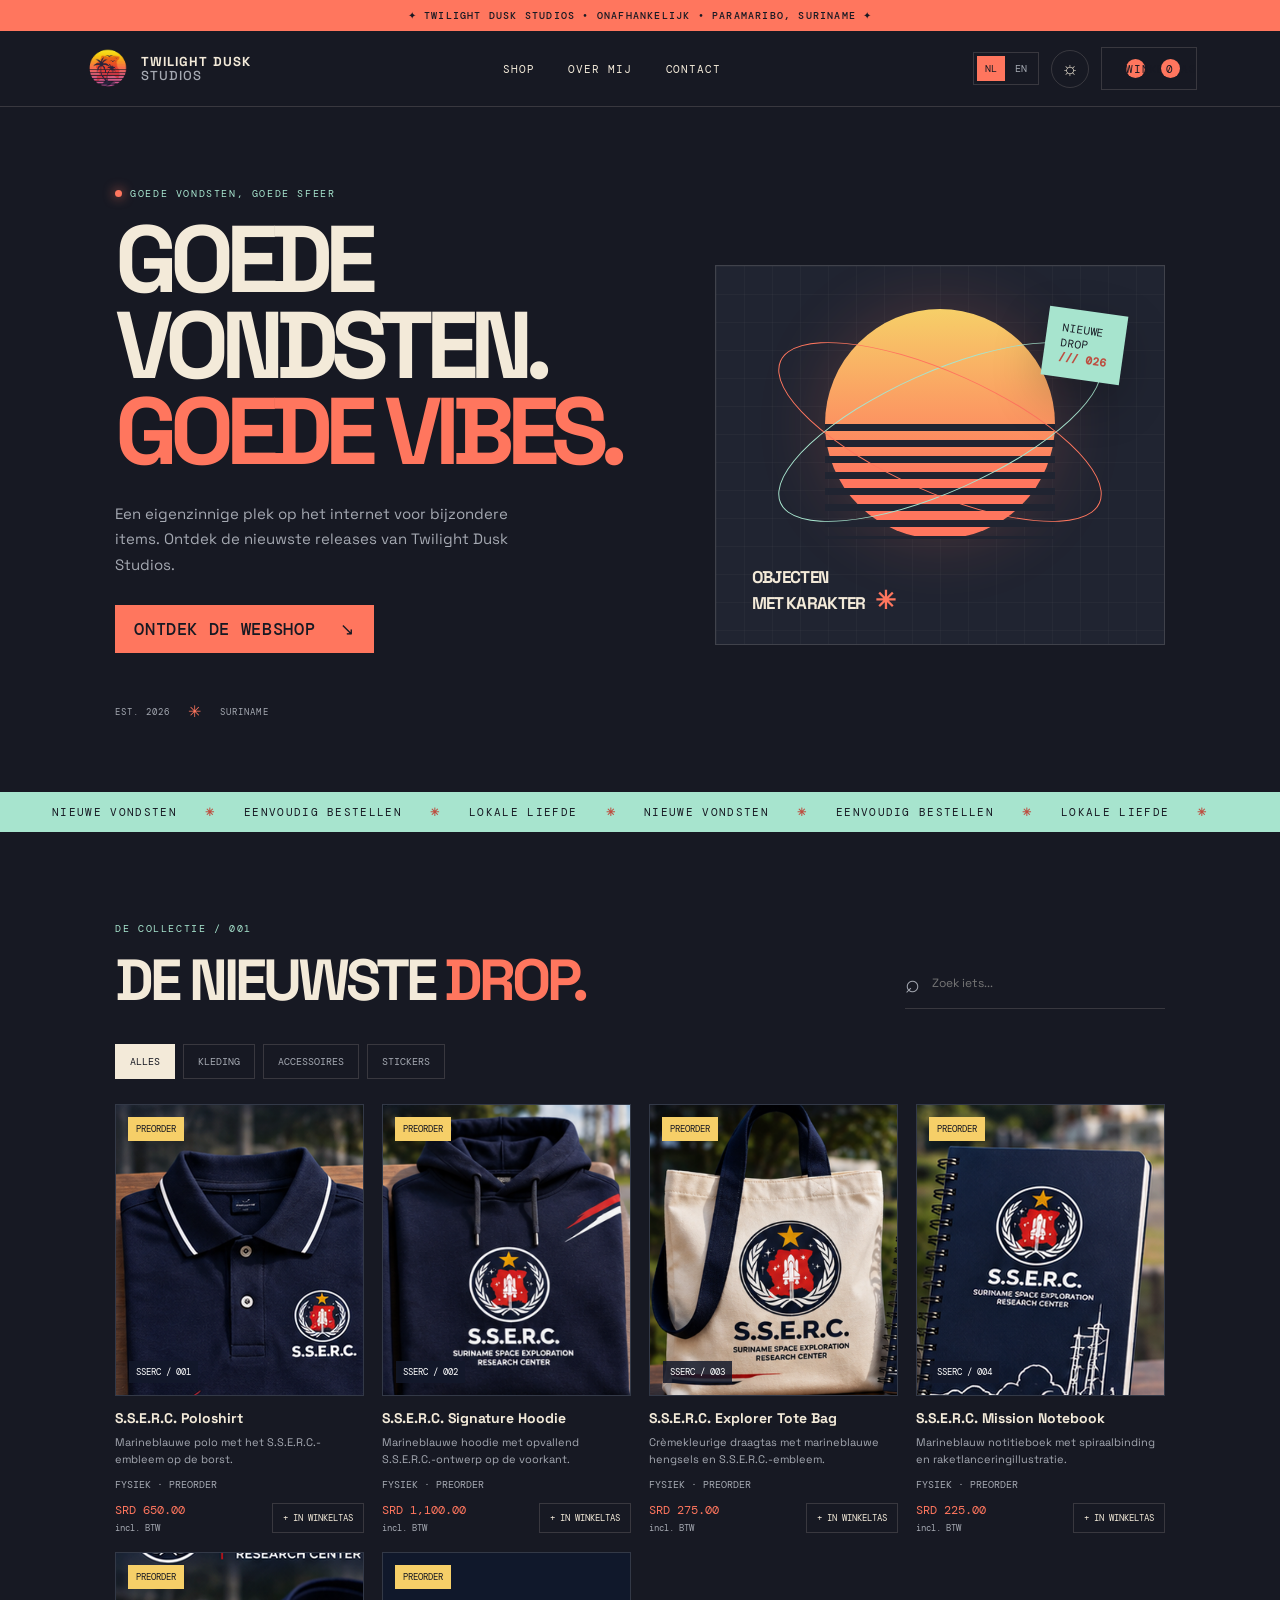
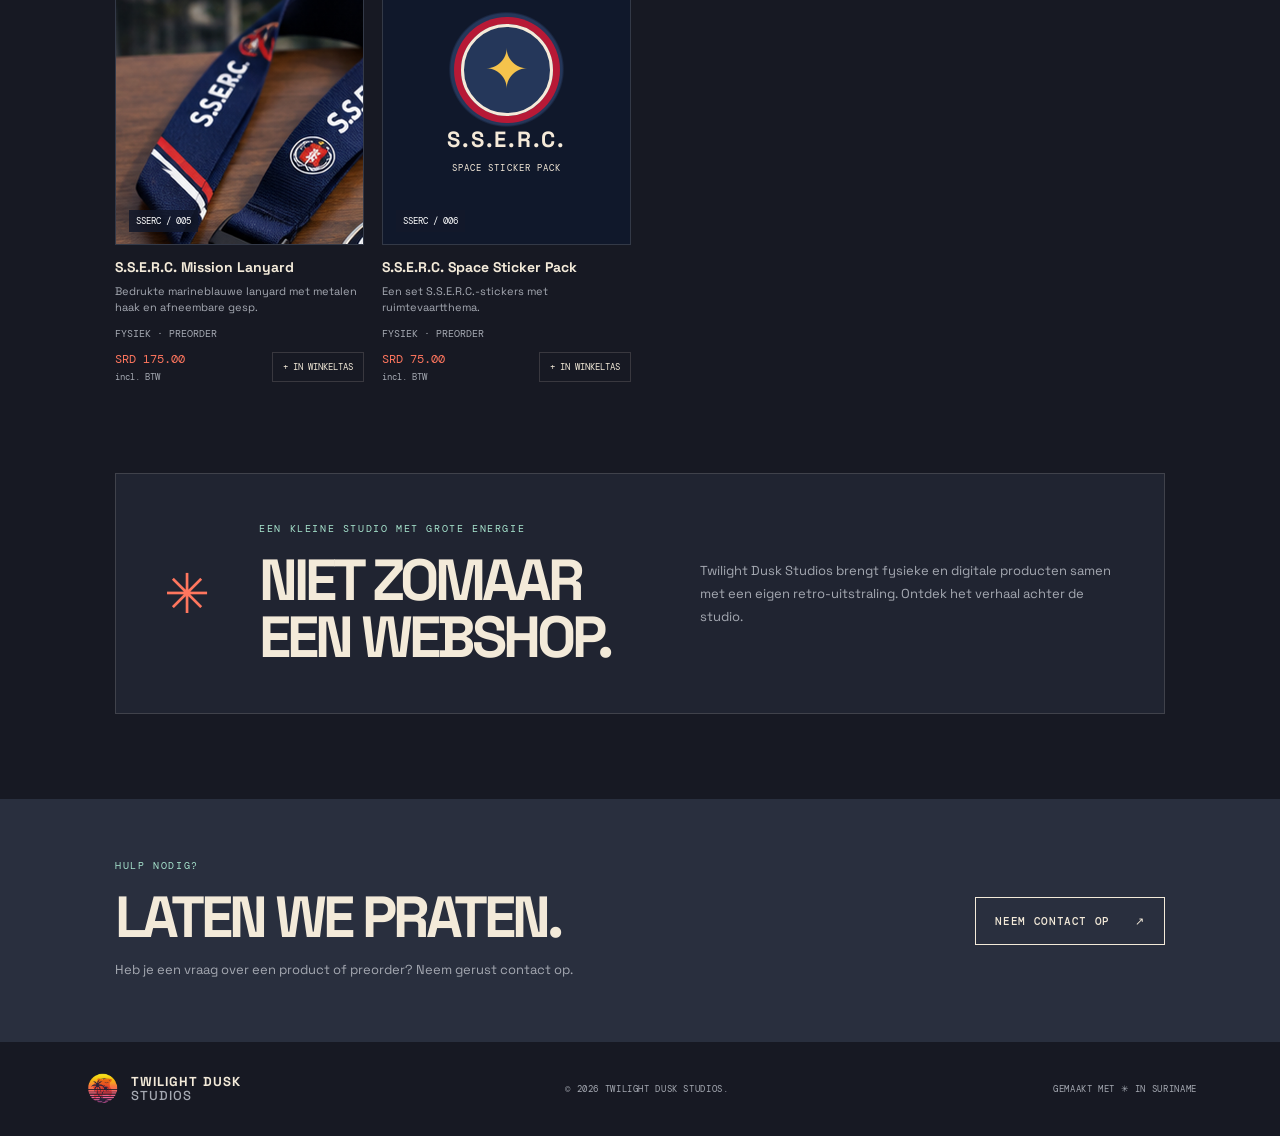
<file: index.html>
<!doctype html>
<html lang="nl" data-language="nl">
<head>
  <meta charset="utf-8">
  <meta name="viewport" content="width=device-width, initial-scale=1">
  <meta name="theme-color" content="#171923">
  <meta name="description" content="Twilight Dusk Studios — onafhankelijke retro-geïnspireerde webshop.">
  <title>Twilight Dusk Studios — Webshop</title>
  <link rel="icon" type="image/png" href="store-logo.png">
  <link rel="stylesheet" href="styles.css">
</head>
<body>
  <div class="announcement" data-i18n="announcement">✦ TWILIGHT DUSK STUDIOS • ONAFHANKELIJK • PARAMARIBO, SURINAME ✦</div>
  <header class="site-header">
    <a class="brand" href="index.html" aria-label="Twilight Dusk Studios home"><img class="brand-logo" src="store-logo.png" alt="Twilight Dusk Studios logo"><span class="brand-name">TWILIGHT DUSK<br><span class="brand-muted">STUDIOS</span></span></a>
    <nav class="desktop-nav" aria-label="Hoofdnavigatie">
      <a href="#shop" data-i18n="navShop">SHOP</a><a href="about.html" data-i18n="navAbout">OVER MIJ</a><a href="#contact" data-i18n="navContact">CONTACT</a>
    </nav>
    <div class="header-actions">
      <div class="language-switch" aria-label="Taal kiezen"><button type="button" class="language-button active" data-lang="nl">NL</button><button type="button" class="language-button" data-lang="en">EN</button></div>
      <button class="icon-button" id="themeToggle" aria-label="Wissel licht en donker thema" title="Wissel thema">☼</button>
      <button class="cart-button" id="openCart"><span data-i18n="bag">WINKELTAS</span> <span id="cartCount">0</span></button>
    </div>
  </header>

  <main>
    <section class="hero">
      <div class="hero-copy">
        <p class="eyebrow"><span class="live-dot"></span><span data-i18n="eyebrow">GOEDE VONDSTEN, GOEDE SFEER</span></p>
        <h1 data-i18n="heroTitle">GOEDE VONDSTEN.<br><span>GOEDE VIBES.</span></h1>
        <p class="hero-description" data-i18n="heroDescription">Een eigenzinnige plek op het internet voor bijzondere items. Ontdek de nieuwste releases van Twilight Dusk Studios.</p>
        <a class="primary-button" href="#shop"><span data-i18n="explore">ONTDEK DE WEBSHOP</span> <span>↘</span></a>
        <div class="hero-meta"><span>EST. 2026</span><span>✳</span><span>SURINAME</span></div>
      </div>
      <div class="hero-art" aria-label="Retro decoratieve afbeelding">
        <div class="sun"></div><div class="orbit orbit-one"></div><div class="orbit orbit-two"></div>
        <div class="hero-sticker" data-i18n="newDrop">NIEUWE<br>DROP<br><b>/// 026</b></div>
        <div class="hero-art-caption" data-i18n="artCaption">OBJECTEN<br>MET KARAKTER<span>✳</span></div>
      </div>
    </section>

    <section class="ticker" aria-label="Webshop kenmerken"><div data-i18n="ticker">NIEUWE VONDSTEN <b>✳</b> EENVOUDIG BESTELLEN <b>✳</b> LOKALE LIEFDE <b>✳</b> NIEUWE VONDSTEN <b>✳</b> EENVOUDIG BESTELLEN <b>✳</b> LOKALE LIEFDE <b>✳</b></div></section>

    <section class="shop-section" id="shop">
      <div class="section-heading">
        <div><p class="eyebrow" data-i18n="collection">DE COLLECTIE / 001</p><h2 data-i18n="latest">DE NIEUWSTE <span>DROP.</span></h2></div>
        <label class="search-box"><span>⌕</span><input id="searchInput" type="search" placeholder="Zoek iets..." aria-label="Zoek producten" data-i18n-placeholder="searchPlaceholder"></label>
      </div>
      <div class="category-row" id="categories">
        <button class="category active" data-category="All" data-i18n="catAll">ALLES</button>
        <button class="category" data-category="Apparel" data-i18n="catApparel">KLEDING</button>
        <button class="category" data-category="Accessories" data-i18n="catAccessories">ACCESSOIRES</button>
        <button class="category" data-category="Stickers" data-i18n="catStickers">STICKERS</button>
      </div>
      <div class="product-grid" id="productGrid" aria-live="polite"></div>
    </section>

    <section class="about-strip">
      <div class="about-symbol">✳</div><div><p class="eyebrow" data-i18n="aboutEyebrow">EEN KLEINE STUDIO MET GROTE ENERGIE</p><h2 data-i18n="aboutTitle">NIET ZOMAAR<br>EEN WEBSHOP.</h2></div>
      <p data-i18n="aboutBlurb">Twilight Dusk Studios brengt fysieke en digitale producten samen met een eigen retro-uitstraling. Ontdek het verhaal achter de studio.</p>
    </section>

    <section class="contact-strip" id="contact">
      <div><p class="eyebrow" data-i18n="needHelp">HULP NODIG?</p><h2 data-i18n="letsTalk">LATEN WE PRATEN.</h2><p data-i18n="contactBlurb">Heb je een vraag over een product of preorder? Neem gerust contact op.</p></div>
      <a class="outline-button" id="contactLink" href="#"><span data-i18n="contactStore">NEEM CONTACT OP</span> ↗</a>
    </section>
  </main>

  <footer><a class="brand footer-brand" href="index.html"><img class="brand-logo" src="store-logo.png" alt=""><span class="brand-name">TWILIGHT DUSK<br><span class="brand-muted">STUDIOS</span></span></a><span>© <span id="year"></span> TWILIGHT DUSK STUDIOS.</span><span data-i18n="madeIn">GEMAAKT MET ✳ IN SURINAME</span></footer>

  <div class="drawer-backdrop" id="drawerBackdrop"></div>
  <aside class="cart-drawer" id="cartDrawer" aria-label="Winkelmand" aria-hidden="true">
    <div class="drawer-head"><div><p class="eyebrow" data-i18n="yourSelection">JOUW SELECTIE</p><h2><span data-i18n="yourBag">JOUW WINKELTAS</span> <span id="drawerCount">(0)</span></h2></div><button class="close-button" id="closeCart" aria-label="Sluiten">×</button></div>
    <div class="cart-items" id="cartItems"><p class="empty-cart" data-i18n="emptyCart">Je winkelmand wacht op iets leuks.</p></div>
    <div class="cart-footer">
      <div class="subtotal"><span data-i18n="subtotal">TOTAAL (INCL. BTW)</span><strong id="cartSubtotal">SRD 0.00</strong></div>
      <div class="tax-line"><span data-i18n="vatIncluded">Waarvan 10% BTW</span><strong id="cartVat">SRD 0.00</strong></div>
      <p class="fine-print" data-i18n="deliveryNote">Eventuele bezorgkosten worden vóór betaling met je bevestigd.</p>
      <button class="primary-button checkout-button" id="checkoutButton"><span data-i18n="continueCheckout">DOORGAAN NAAR AFREKENEN</span> <span>↗</span></button>
    </div>
  </aside>

  <dialog id="checkoutDialog" class="checkout-dialog">
    <form method="dialog" class="dialog-top"><div><p class="eyebrow" data-i18n="almostThere">BIJNA KLAAR</p><h2 data-i18n="checkout">AFREKENEN.</h2></div><button class="close-button" aria-label="Sluiten">×</button></form>
    <form id="checkoutForm" class="checkout-form">
      <label><span data-i18n="fullName">VOLLEDIGE NAAM</span><input name="name" required autocomplete="name" placeholder="Je naam"></label>
      <label><span data-i18n="phone">TELEFOON / WHATSAPP</span><input name="phone" required autocomplete="tel" placeholder="+597 ..."></label>
      <label><span data-i18n="email">E-MAIL</span> <span class="optional" data-i18n="optional">(OPTIONEEL)</span><input name="email" type="email" autocomplete="email" placeholder="jij@example.com"></label>
      <label><span data-i18n="deliveryDetails">BEZORGING / DIGITALE LEVERING</span><textarea name="notes" rows="2" placeholder="Adres, ophaalgegevens of e-mailadres voor digitale levering" data-i18n-placeholder="deliveryPlaceholder"></textarea></label>
      <section class="bank-instructions">
        <p class="eyebrow" data-i18n="bankTransfer">BETALING / BANKOVERSCHRIJVING</p>
        <p id="bankInstructionsText">Bankgegevens worden hier getoond.</p>
        <p class="fine-print" data-i18n="bankNote">Maak het exacte orderbedrag over. Je preorder is pas bevestigd nadat de betaling is gecontroleerd.</p>
      </section>
      <label class="upload-label"><span data-i18n="uploadProof">BEWIJS VAN OVERBOEKING UPLOADEN</span> <span class="optional" data-i18n="fileRequired">VERPLICHT · JPG, PNG OF PDF</span>
        <input id="paymentProof" name="paymentProof" type="file" accept="image/jpeg,image/png,application/pdf" required>
        <span class="upload-help" data-i18n="uploadHelp">Kies een duidelijke screenshot, foto of PDF-bon. Maximaal 8 MB.</span>
      </label>
      <p class="file-status" id="fileStatus" aria-live="polite" data-i18n="noFile">Nog geen bewijs geselecteerd.</p>
      <div class="checkout-total"><span data-i18n="orderTotal">TOTAAL PREORDER (INCL. BTW)</span><strong id="checkoutTotal">SRD 0.00</strong></div>
      <div class="tax-line"><span data-i18n="vatIncluded">Waarvan 10% BTW</span><strong id="checkoutVat">SRD 0.00</strong></div>
      <button class="primary-button checkout-button" type="submit"><span data-i18n="continueWhatsapp">VERDER NAAR WHATSAPP</span> <span>↗</span></button>
      <p class="fine-print" data-i18n="whatsappAttach">Nadat WhatsApp opent, voeg je het bewijsbestand handmatig toe aan het gesprek en verstuur je het bericht. Het bestand wordt niet automatisch geüpload of bijgevoegd.</p>
      <p class="form-error" id="formError" role="alert"></p>
    </form>
  </dialog>

  <script src="config.js"></script>
  <script src="app.js"></script>
</body>
</html>
</file>
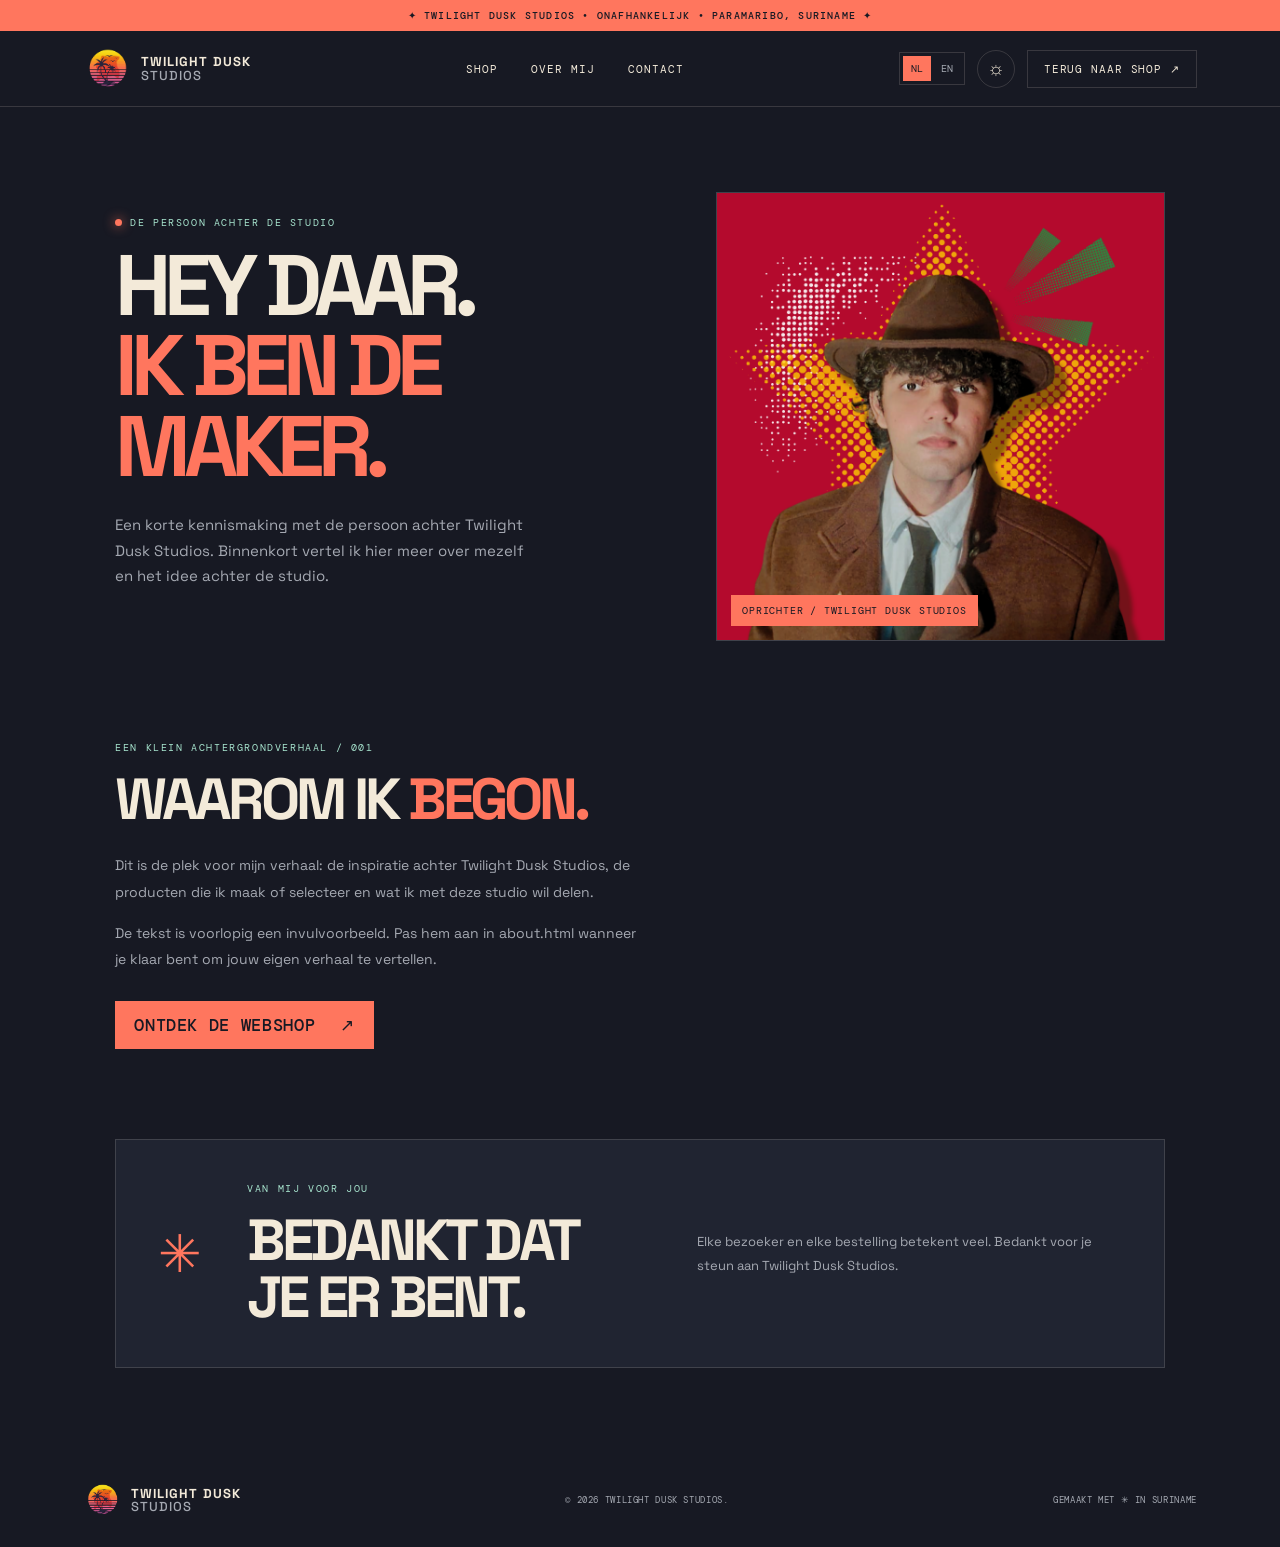
<file: about.html>
<!doctype html>
<html lang="nl" data-language="nl">
<head>
  <meta charset="utf-8"><meta name="viewport" content="width=device-width, initial-scale=1">
  <meta name="theme-color" content="#171923">
  <meta name="description" content="Over Twilight Dusk Studios en de persoon achter de studio.">
  <title>Over mij — Twilight Dusk Studios</title>
  <link rel="icon" type="image/png" href="store-logo.png"><link rel="stylesheet" href="styles.css">
</head>
<body>
  <div class="announcement" data-i18n="announcement">✦ TWILIGHT DUSK STUDIOS • ONAFHANKELIJK • PARAMARIBO, SURINAME ✦</div>
  <header class="site-header">
    <a class="brand" href="index.html"><img class="brand-logo" src="store-logo.png" alt="Twilight Dusk Studios logo"><span class="brand-name">TWILIGHT DUSK<br><span class="brand-muted">STUDIOS</span></span></a>
    <nav class="desktop-nav"><a href="index.html#shop" data-i18n="navShop">SHOP</a><a href="about.html" aria-current="page" data-i18n="navAbout">OVER MIJ</a><a href="index.html#contact" data-i18n="navContact">CONTACT</a></nav>
    <div class="header-actions"><div class="language-switch"><button class="language-button active" data-lang="nl">NL</button><button class="language-button" data-lang="en">EN</button></div><button class="icon-button" id="themeToggle" aria-label="Wissel thema">☼</button><a class="cart-button" href="index.html#shop" data-i18n="backShop">TERUG NAAR SHOP ↗</a></div>
  </header>
  <main class="about-page">
    <section class="about-hero">
      <div><p class="eyebrow"><span class="live-dot"></span><span data-i18n="aboutEyebrowTop">DE PERSOON ACHTER DE STUDIO</span></p>
        <h1 data-i18n="aboutHero">HEY DAAR.<br><span>IK BEN DE MAKER.</span></h1>
        <p class="hero-description" data-i18n="aboutIntro">Een korte kennismaking met de persoon achter Twilight Dusk Studios. Binnenkort vertel ik hier meer over mezelf en het idee achter de studio.</p>
      </div>
      <div class="about-photo-frame"><img class="about-portrait" src="about-portrait.png" alt="Portret van de oprichter van Twilight Dusk Studios"><span class="photo-caption" data-i18n="photoCaption">OPRICHTER / TWILIGHT DUSK STUDIOS</span></div>
    </section>
    <section class="about-story">
      <p class="eyebrow" data-i18n="storyEyebrow">EEN KLEIN ACHTERGRONDVERHAAL / 001</p>
      <h2 data-i18n="storyTitle">WAAROM IK <span>BEGON.</span></h2>
      <p data-i18n="storyText1">Dit is de plek voor mijn verhaal: de inspiratie achter Twilight Dusk Studios, de producten die ik maak of selecteer en wat ik met deze studio wil delen.</p>
      <p data-i18n="storyText2">De tekst is voorlopig een invulvoorbeeld. Pas hem aan in about.html wanneer je klaar bent om jouw eigen verhaal te vertellen.</p>
      <a class="primary-button" href="index.html#shop"><span data-i18n="explore">ONTDEK DE WEBSHOP</span> <span>↗</span></a>
    </section>
    <section class="about-note"><span>✳</span><div><p class="eyebrow" data-i18n="fromMe">VAN MIJ VOOR JOU</p><h2 data-i18n="thanks">BEDANKT DAT<br>JE ER BENT.</h2></div><p data-i18n="thanksText">Elke bezoeker en elke bestelling betekent veel. Bedankt voor je steun aan Twilight Dusk Studios.</p></section>
  </main>
  <footer><a class="brand footer-brand" href="index.html"><img class="brand-logo" src="store-logo.png" alt=""><span class="brand-name">TWILIGHT DUSK<br><span class="brand-muted">STUDIOS</span></span></a><span>© <span id="year"></span> TWILIGHT DUSK STUDIOS.</span><span data-i18n="madeIn">GEMAAKT MET ✳ IN SURINAME</span></footer>
  <script>
    const translations = {
      nl:{announcement:"✦ TWILIGHT DUSK STUDIOS • ONAFHANKELIJK • PARAMARIBO, SURINAME ✦",navShop:"SHOP",navAbout:"OVER MIJ",navContact:"CONTACT",backShop:"TERUG NAAR SHOP ↗",aboutEyebrowTop:"DE PERSOON ACHTER DE STUDIO",aboutHero:"HEY DAAR.<br><span>IK BEN DE MAKER.</span>",aboutIntro:"Een korte kennismaking met de persoon achter Twilight Dusk Studios. Binnenkort vertel ik hier meer over mezelf en het idee achter de studio.",photoPlaceholder:"JOUW FOTO HIER",photoHint:"Vervang deze plek door je portret",photoCaption:"OPRICHTER / TWILIGHT DUSK STUDIOS",storyEyebrow:"EEN KLEIN ACHTERGRONDVERHAAL / 001",storyTitle:"WAAROM IK <span>BEGON.</span>",storyText1:"Dit is de plek voor mijn verhaal: de inspiratie achter Twilight Dusk Studios, de producten die ik maak of selecteer en wat ik met deze studio wil delen.",storyText2:"De tekst is voorlopig een invulvoorbeeld. Pas hem aan in about.html wanneer je klaar bent om jouw eigen verhaal te vertellen.",explore:"ONTDEK DE WEBSHOP",fromMe:"VAN MIJ VOOR JOU",thanks:"BEDANKT DAT<br>JE ER BENT.",thanksText:"Elke bezoeker en elke bestelling betekent veel. Bedankt voor je steun aan Twilight Dusk Studios.",madeIn:"GEMAAKT MET ✳ IN SURINAME"},
      en:{announcement:"✦ TWILIGHT DUSK STUDIOS • INDEPENDENT • PARAMARIBO, SURINAME ✦",navShop:"SHOP",navAbout:"ABOUT ME",navContact:"CONTACT",backShop:"BACK TO SHOP ↗",aboutEyebrowTop:"THE PERSON BEHIND THE STUDIO",aboutHero:"HEY THERE.<br><span>I'M THE MAKER.</span>",aboutIntro:"A short introduction to the person behind Twilight Dusk Studios. I'll share more about myself and the idea behind the studio here soon.",photoPlaceholder:"YOUR PHOTO HERE",photoHint:"Replace this space with your portrait",photoCaption:"FOUNDER / TWILIGHT DUSK STUDIOS",storyEyebrow:"A LITTLE BACKSTORY / 001",storyTitle:"WHY I <span>STARTED.</span>",storyText1:"This is where my story goes: the inspiration behind Twilight Dusk Studios, the products I create or curate, and what I hope to share through this studio.",storyText2:"This is placeholder copy for now. Edit it in about.html when you're ready to tell your own story.",explore:"EXPLORE THE STORE",fromMe:"FROM ME TO YOU",thanks:"THANKS FOR<br>BEING HERE.",thanksText:"Every visit and every order means a lot. Thank you for supporting Twilight Dusk Studios.",madeIn:"MADE WITH ✳ IN SURINAME"}
    };
    function setLang(lang){lang=lang==="en"?"en":"nl";localStorage.setItem("tds-language",lang);document.documentElement.lang=lang;document.querySelectorAll("[data-lang]").forEach(b=>b.classList.toggle("active",b.dataset.lang===lang));document.querySelectorAll("[data-i18n]").forEach(el=>{const k=el.dataset.i18n;if(translations[lang][k])el.innerHTML=translations[lang][k];});}
    document.querySelectorAll("[data-lang]").forEach(b=>b.addEventListener("click",()=>setLang(b.dataset.lang)));
    const theme=localStorage.getItem("tds-theme");if(theme)document.documentElement.dataset.theme=theme;const toggle=document.getElementById("themeToggle");toggle.textContent=document.documentElement.dataset.theme==="light"?"☾":"☼";toggle.addEventListener("click",()=>{const n=document.documentElement.dataset.theme==="light"?"dark":"light";document.documentElement.dataset.theme=n;localStorage.setItem("tds-theme",n);toggle.textContent=n==="light"?"☾":"☼";});
    document.getElementById("year").textContent=new Date().getFullYear();setLang(localStorage.getItem("tds-language")||"nl");
  </script>
</body></html>
</file>
<file: styles.css>
@import url('https://fonts.googleapis.com/css2?family=DM+Mono:wght@400;500&family=Space+Grotesk:wght@400;500;600;700&display=swap');

:root {
  color-scheme: dark;
  --bg: #171923; --panel: #202431; --panel-2: #292f3e; --text: #f3ead9;
  --muted: #a5a9b2; --line: rgba(243,234,217,.15); --accent: #ff765e;
  --mint: #a7e4ce; --yellow: #f6cf68; --shadow: 0 18px 50px rgba(0,0,0,.24);
}
:root[data-theme="light"] {
  color-scheme: light;
  --bg: #f1e7d5; --panel: #fff8eb; --panel-2: #e8dbc4; --text: #292d39;
  --muted: #686b70; --line: rgba(41,45,57,.17); --accent: #bd4e40;
  --mint: #397b69; --yellow: #d59b2d; --shadow: 0 18px 50px rgba(65,49,27,.12);
}
* { box-sizing: border-box; }
html { scroll-behavior: smooth; }
body { margin: 0; background: var(--bg); color: var(--text); font-family: 'Space Grotesk', sans-serif; transition: background .2s,color .2s; }
button,input,textarea { font: inherit; }
button,a { -webkit-tap-highlight-color: transparent; }
a { color: inherit; text-decoration: none; }
.announcement { padding: 9px 16px; text-align: center; background: var(--accent); color: #171923; font: 500 10px 'DM Mono',monospace; letter-spacing: .12em; }
.site-header { height: 76px; padding: 0 6.5%; display: flex; align-items: center; justify-content: space-between; border-bottom: 1px solid var(--line); }
.brand { display: flex; align-items: center; gap: 10px; font-weight: 700; letter-spacing: -.06em; font-size: 17px; }
.brand-mark { display: grid; place-items: center; width: 34px; height: 34px; background: var(--accent); color: #171923; font-size: 19px; transform: rotate(-7deg); }
.brand-mark span { font-size: 11px; position: absolute; margin: -24px 0 0 23px; color: var(--text); }
.brand-muted { color: var(--muted); font-weight: 500; }
.desktop-nav { display: flex; gap: 34px; font: 11px 'DM Mono',monospace; letter-spacing: .08em; }
.desktop-nav a:hover,.footer-brand:hover { color: var(--accent); }
.header-actions { display: flex; align-items: center; gap: 12px; }
.icon-button,.cart-button,.close-button { border: 1px solid var(--line); color: var(--text); background: transparent; cursor: pointer; }
.icon-button { width: 38px; height: 38px; border-radius: 50%; font-size: 19px; }
.cart-button { padding: 11px 16px; font: 11px 'DM Mono',monospace; letter-spacing: .08em; }
.cart-button span { display: inline-grid; place-items: center; margin-left: 8px; width: 19px; height: 19px; border-radius: 50%; background: var(--accent); color: #171923; }
.hero { min-height: 570px; padding: 80px 9% 70px; display: grid; grid-template-columns: 1.1fr .9fr; align-items: center; gap: 50px; overflow: hidden; }
.eyebrow { margin: 0 0 17px; font: 10px 'DM Mono',monospace; letter-spacing: .16em; color: var(--mint); }
.live-dot { display: inline-block; width: 7px; height: 7px; background: var(--accent); border-radius: 50%; margin-right: 8px; box-shadow: 0 0 12px var(--accent); }
h1,h2,p { margin-top: 0; }
.hero h1 { margin: 0; font-size: clamp(52px,7.4vw,104px); line-height: .91; letter-spacing: -.085em; }
.hero h1 span,.section-heading h2 span { color: var(--accent); }
.hero-description { max-width: 420px; margin: 25px 0 28px; color: var(--muted); font-size: 15px; line-height: 1.7; }
.primary-button,.outline-button { min-height: 48px; display: inline-flex; align-items: center; justify-content: space-between; gap: 25px; padding: 0 19px; border: 0; background: var(--accent); color: #171923; font: 500 11px 'DM Mono',monospace; letter-spacing: .06em; cursor: pointer; transition: transform .2s,filter .2s; }
.primary-button:hover,.outline-button:hover { transform: translateY(-2px); filter: brightness(1.06); }
.primary-button span { font-size: 17px; }
.hero-meta { margin-top: 48px; display: flex; gap: 18px; align-items: center; color: var(--muted); font: 9px 'DM Mono',monospace; letter-spacing: .12em; }
.hero-meta span:nth-child(2) { color: var(--accent); font-size: 16px; }
.hero-art { height: 380px; max-width: 480px; width: 100%; justify-self: center; position: relative; overflow: hidden; background: var(--panel); border: 1px solid var(--line); }
.hero-art:before { content: ""; position: absolute; inset: 0; opacity: .22; background-image: linear-gradient(var(--line) 1px,transparent 1px),linear-gradient(90deg,var(--line) 1px,transparent 1px); background-size: 28px 28px; }
.sun { position: absolute; width: 230px; height: 230px; border-radius: 50%; left: 50%; top: 42%; transform: translate(-50%,-50%); background: linear-gradient(180deg,var(--yellow),var(--accent) 75%); box-shadow: 0 0 70px rgba(255,118,94,.2); }
.sun:after { content: ""; position: absolute; left: 0; right: 0; bottom: 0; height: 50%; background: repeating-linear-gradient(to bottom,var(--panel) 0 7px,transparent 7px 16px); }
.orbit { position: absolute; border: 1px solid var(--mint); border-radius: 50%; width: 350px; height: 120px; left: 50%; top: 44%; transform: translate(-50%,-50%) rotate(-24deg); }
.orbit-two { transform: translate(-50%,-50%) rotate(24deg); border-color: var(--accent); }
.hero-sticker { position: absolute; right: 9%; top: 12%; background: var(--mint); color: #171923; padding: 12px 15px; font: 11px 'DM Mono',monospace; line-height: 1.35; transform: rotate(8deg); box-shadow: var(--shadow); }
.hero-sticker b { color: #bd4e40; }
.hero-art-caption { position: absolute; left: 8%; bottom: 8%; font-size: 17px; line-height: 1.05; font-weight: 700; letter-spacing: -.04em; }
.hero-art-caption span { color: var(--accent); margin-left: 9px; font-size: 25px; }
.ticker { overflow: hidden; background: var(--mint); color: #171923; padding: 13px 0; font: 11px 'DM Mono',monospace; letter-spacing: .12em; white-space: nowrap; }
.ticker div { text-align: center; }
.ticker b { margin: 0 20px; color: #bd4e40; }
.shop-section { padding: 90px 9%; }
.section-heading { display: flex; justify-content: space-between; align-items: end; gap: 25px; }
.section-heading h2,.about-strip h2,.contact-strip h2 { margin: 0; font-size: clamp(32px,4.6vw,58px); line-height: .98; letter-spacing: -.07em; }
.search-box { display: flex; align-items: center; gap: 10px; width: min(260px,100%); border-bottom: 1px solid var(--line); padding: 9px 0; color: var(--muted); }
.search-box span { font-size: 25px; }
.search-box input { width: 100%; border: 0; outline: 0; background: transparent; color: var(--text); font-size: 12px; }
.category-row { display: flex; flex-wrap: wrap; gap: 8px; margin: 35px 0 25px; }
.category { padding: 10px 14px; border: 1px solid var(--line); background: transparent; color: var(--muted); font: 10px 'DM Mono',monospace; cursor: pointer; }
.category.active,.category:hover { background: var(--text); color: var(--bg); border-color: var(--text); }
.product-grid { display: grid; grid-template-columns: repeat(4,minmax(0,1fr)); gap: 18px; }
.product-card { min-width: 0; }
.product-art { position: relative; aspect-ratio: 4/4.7; display: grid; place-items: center; overflow: hidden; background: var(--panel-2); border: 1px solid var(--line); }
.product-art .art-shape { width: 54%; aspect-ratio: 1; display: grid; place-items: center; border-radius: 50%; background: var(--accent); color: #171923; font-size: 42px; box-shadow: 14px 14px 0 var(--mint); transform: rotate(-9deg); }
.product-art .art-code { position: absolute; left: 13px; bottom: 12px; font: 9px 'DM Mono',monospace; color: var(--muted); }
.product-tag { position: absolute; top: 12px; left: 12px; padding: 6px 8px; background: var(--yellow); color: #171923; font: 9px 'DM Mono',monospace; }
.product-info { padding: 13px 0 0; }
.product-info h3 { margin: 0 0 7px; font-size: 14px; }
.product-bottom { display: flex; justify-content: space-between; align-items: center; gap: 8px; }
.product-price { color: var(--accent); font: 12px 'DM Mono',monospace; }
.add-button { border: 1px solid var(--line); background: transparent; color: var(--text); padding: 8px 10px; font: 9px 'DM Mono',monospace; cursor: pointer; }
.add-button:hover { background: var(--accent); color: #171923; border-color: var(--accent); }
.no-results { grid-column: 1/-1; color: var(--muted); padding: 35px 0; }
.about-strip { margin: 0 9% 85px; padding: 48px; display: grid; grid-template-columns: 70px 1fr 1fr; align-items: center; gap: 25px; background: var(--panel); border: 1px solid var(--line); }
.about-symbol { color: var(--accent); font-size: 55px; }
.about-strip p:last-child,.contact-strip p:not(.eyebrow) { margin: 0; color: var(--muted); font-size: 13px; line-height: 1.8; }
.contact-strip { padding: 60px 9%; background: var(--panel-2); display: flex; justify-content: space-between; align-items: center; gap: 25px; }
.contact-strip h2 { margin-bottom: 12px; }
.outline-button { border: 1px solid var(--text); background: transparent; color: var(--text); }
footer { display: flex; justify-content: space-between; align-items: center; gap: 20px; padding: 28px 6.5%; color: var(--muted); font: 9px 'DM Mono',monospace; letter-spacing: .07em; }
.footer-brand { color: var(--text); font: 700 15px 'Space Grotesk',sans-serif; }
.drawer-backdrop { position: fixed; inset: 0; z-index: 10; background: rgba(0,0,0,.55); opacity: 0; visibility: hidden; transition: .2s; }
.drawer-backdrop.open { opacity: 1; visibility: visible; }
.cart-drawer { position: fixed; z-index: 11; top: 0; right: 0; height: 100dvh; width: min(440px,100%); padding: 28px; background: var(--bg); border-left: 1px solid var(--line); transform: translateX(105%); transition: transform .25s; display: flex; flex-direction: column; }
.cart-drawer.open { transform: translateX(0); }
.drawer-head,.dialog-top { display: flex; justify-content: space-between; align-items: start; }
.drawer-head h2,.dialog-top h2 { margin: 0; font-size: 30px; letter-spacing: -.06em; }
.drawer-head h2 span { color: var(--muted); font-size: 15px; }
.close-button { width: 36px; height: 36px; font-size: 24px; line-height: 1; }
.cart-items { flex: 1; overflow: auto; padding: 25px 0; }
.empty-cart { color: var(--muted); font-size: 13px; }
.cart-line { display: grid; grid-template-columns: 58px 1fr auto; gap: 13px; align-items: center; padding: 13px 0; border-bottom: 1px solid var(--line); }
.cart-thumb { width: 58px; height: 58px; display: grid; place-items: center; background: var(--panel-2); color: var(--accent); font-size: 24px; }
.cart-line h4 { margin: 0 0 5px; font-size: 12px; }
.cart-line small { color: var(--muted); font: 10px 'DM Mono',monospace; }
.qty-controls { display: flex; align-items: center; gap: 8px; margin-top: 8px; }
.qty-controls button { width: 23px; height: 23px; border: 1px solid var(--line); background: transparent; color: var(--text); cursor: pointer; }
.remove-button { border: 0 !important; color: var(--accent) !important; }
.cart-footer { border-top: 1px solid var(--line); padding-top: 20px; }
.subtotal,.checkout-total { display: flex; justify-content: space-between; font: 11px 'DM Mono',monospace; }
.subtotal strong,.checkout-total strong { color: var(--accent); }
.fine-print { color: var(--muted); font-size: 10px; line-height: 1.6; }
.checkout-button { width: 100%; margin-top: 12px; }
.checkout-dialog { width: min(540px,calc(100% - 24px)); max-height: 90dvh; overflow: auto; border: 1px solid var(--line); padding: 28px; background: var(--bg); color: var(--text); box-shadow: var(--shadow); }
.checkout-dialog::backdrop { background: rgba(0,0,0,.65); }
.checkout-form { display: grid; gap: 15px; margin-top: 25px; }
.checkout-form > label { display: grid; gap: 7px; font: 10px 'DM Mono',monospace; letter-spacing: .06em; }
.checkout-form input:not([type=radio]),.checkout-form textarea { width: 100%; border: 1px solid var(--line); background: var(--panel); color: var(--text); padding: 12px; outline-color: var(--accent); font: 12px 'Space Grotesk',sans-serif; }
.optional { color: var(--muted); }
.checkout-form fieldset { border: 1px solid var(--line); padding: 14px; display: grid; gap: 12px; }
.checkout-form legend { padding: 0 7px; font: 10px 'DM Mono',monospace; color: var(--mint); }
.payment-choice { display: flex; gap: 10px; align-items: start; cursor: pointer; }
.payment-choice input { accent-color: var(--accent); margin-top: 3px; }
.payment-choice span { display: grid; gap: 4px; }
.payment-choice b { font: 10px 'DM Mono',monospace; }
.payment-choice small { color: var(--muted); font-size: 10px; }
.checkout-total { padding: 12px 0; border-top: 1px solid var(--line); }
.form-error { color: var(--accent); font-size: 11px; }
@media (max-width: 850px) {
  .hero { padding: 65px 7%; gap: 25px; min-height: 500px; }
  .hero-art { height: 320px; }
  .product-grid { grid-template-columns: repeat(2,minmax(0,1fr)); gap: 28px 15px; }
  .about-strip { margin-left: 7%; margin-right: 7%; padding: 30px; grid-template-columns: 45px 1fr; }
  .about-strip p:last-child { grid-column: 2; }
  .shop-section { padding: 70px 7%; }
}
@media (max-width: 600px) {
  .announcement { font-size: 8px; }
  .site-header { height: 66px; padding: 0 5%; }
  .brand { font-size: 14px; gap: 7px; }
  .brand-mark { width: 30px; height: 30px; }
  .desktop-nav { display: none; }
  .hero { display: flex; flex-direction: column; align-items: stretch; padding: 55px 6% 45px; gap: 38px; }
  .hero h1 { font-size: clamp(54px,14vw,82px); }
  .hero-art { height: 290px; max-width: none; }
  .hero-meta { margin-top: 30px; }
  .section-heading { align-items: stretch; flex-direction: column; }
  .search-box { width: 100%; }
  .shop-section { padding: 65px 6%; }
  .product-grid { gap: 24px 12px; }
  .product-info h3 { font-size: 12px; }
  .product-bottom { align-items: start; flex-direction: column; }
  .add-button { width: 100%; }
  .about-strip { margin: 0 6% 60px; padding: 25px; grid-template-columns: 1fr; gap: 12px; }
  .about-symbol { font-size: 38px; }
  .about-strip p:last-child { grid-column: auto; }
  .contact-strip { padding: 45px 6%; align-items: start; flex-direction: column; }
  footer { padding: 25px 6%; flex-wrap: wrap; }
  footer > span { width: 100%; }
  .cart-drawer { padding: 22px; }
  .checkout-dialog { padding: 22px; }
}


.bank-instructions { padding: 15px; border: 1px dashed var(--mint); background: var(--panel); }
.bank-instructions .eyebrow { margin-bottom: 8px; }
.bank-instructions p:not(.eyebrow) { margin-bottom: 0; font-size: 12px; line-height: 1.6; white-space: pre-wrap; }
.upload-label { display: grid; gap: 8px; font: 10px 'DM Mono',monospace; letter-spacing: .06em; }
.upload-label input { width: 100%; padding: 12px; border: 1px dashed var(--line); background: var(--panel); color: var(--text); font: 11px 'Space Grotesk',sans-serif; }
.upload-help,.file-status,.fulfillment-label { color: var(--muted); font-size: 10px; line-height: 1.5; }
.file-status { margin: -8px 0 0; }
.fulfillment-label { display: block; margin-bottom: 10px; font-family: 'DM Mono',monospace; text-transform: uppercase; }

/* Store identity: the supplied logo is used unchanged. */
.brand-logo { display: block; width: 42px; height: 42px; object-fit: contain; flex: 0 0 auto; }
.footer-brand .brand-logo { width: 34px; height: 34px; }
.about-page { min-height: 70vh; }
.about-hero { padding: 85px 9% 75px; display: grid; grid-template-columns: 1fr .85fr; align-items: center; gap: 7%; }
.about-hero h1 { margin: 0; font-size: clamp(48px,6.7vw,88px); line-height: .94; letter-spacing: -.085em; }
.about-hero h1 span { color: var(--accent); }
.about-photo-placeholder { min-height: 390px; position: relative; display: grid; place-items: center; background: var(--panel); border: 1px dashed var(--mint); overflow: hidden; }
.about-photo-placeholder:before { content: ""; position: absolute; inset: 0; opacity: .28; background-image: linear-gradient(var(--line) 1px,transparent 1px),linear-gradient(90deg,var(--line) 1px,transparent 1px); background-size: 24px 24px; }
.photo-placeholder-inner { position: relative; display: grid; justify-items: center; gap: 12px; text-align: center; padding: 25px; color: var(--muted); }
.photo-icon { width: 58px; height: 58px; display: grid; place-items: center; border: 1px solid var(--accent); border-radius: 50%; color: var(--accent); font-size: 30px; }
.photo-placeholder-inner strong { color: var(--text); font: 12px 'DM Mono',monospace; letter-spacing: .12em; }
.photo-placeholder-inner small { font-size: 11px; }
.photo-caption { position: absolute; bottom: 14px; left: 16px; color: var(--mint); font: 9px 'DM Mono',monospace; letter-spacing: .12em; }
.about-story { max-width: 760px; padding: 25px 9% 90px; }
.about-story h2,.about-note h2 { margin: 0 0 25px; font-size: clamp(35px,5vw,58px); line-height: .98; letter-spacing: -.07em; }
.about-story h2 span { color: var(--accent); }
.about-story > p:not(.eyebrow) { max-width: 650px; color: var(--muted); font-size: 14px; line-height: 1.9; }
.about-story .primary-button { margin-top: 14px; }
.about-note { margin: 0 9% 85px; padding: 42px; display: grid; grid-template-columns: 65px 1fr 1fr; gap: 24px; align-items: center; background: var(--panel); border: 1px solid var(--line); }
.about-note > span { color: var(--accent); font-size: 52px; }
.about-note h2 { margin: 0; }
.about-note > p { margin: 0; color: var(--muted); font-size: 13px; line-height: 1.8; }
@media (max-width: 700px) {
  .brand-logo { width: 34px; height: 34px; }
  .about-hero { padding: 58px 6% 55px; grid-template-columns: 1fr; gap: 35px; }
  .about-photo-placeholder { min-height: 320px; }
  .about-story { padding: 15px 6% 65px; }
  .about-note { margin: 0 6% 60px; padding: 26px; grid-template-columns: 1fr; gap: 12px; }
  .about-note > span { font-size: 38px; }
}

/* Twilight Dusk Studios brand and bilingual controls */
.brand-logo { width: 48px; height: 48px; object-fit: contain; flex: 0 0 auto; }
.brand-name { font-size: 13px; line-height: 1.05; letter-spacing: .08em; }
.footer-brand .brand-logo { width: 38px; height: 38px; }
.language-switch { display: inline-flex; border: 1px solid var(--line); padding: 3px; gap: 2px; }
.language-button { border: 0; background: transparent; color: var(--muted); padding: 6px 8px; cursor: pointer; font: 10px 'DM Mono',monospace; }
.language-button.active { background: var(--accent); color: #171923; }
.bank-account { display:flex; justify-content:space-between; align-items:center; gap:12px; padding:8px 0; border-bottom:1px solid var(--line); font-size:12px; }
.bank-account span { font-family:'DM Mono',monospace; color:var(--accent); }
.bank-beneficiary { padding-top:10px; font-size:12px; }
@media(max-width:600px) {
  .brand-logo { width:36px; height:36px; }
  .brand-name { font-size:10px; }
  .header-actions { gap:6px; }
  .language-button { padding:6px; }
  .cart-button { padding:9px 10px; font-size:9px; }
}


/* Founder portrait — keeps the existing Twilight Dusk Studios visual identity */
.about-photo-frame {
  position: relative;
  min-height: 360px;
  overflow: hidden;
  background: var(--panel);
  border: 1px solid var(--line);
}
.about-portrait {
  display: block;
  width: 100%;
  height: 100%;
  min-height: 360px;
  max-height: 540px;
  object-fit: cover;
  object-position: center 30%;
}
.about-photo-frame .photo-caption {
  position: absolute;
  left: 14px;
  bottom: 14px;
  padding: 9px 11px;
  background: var(--accent);
  color: #171923;
  font: 10px 'DM Mono', monospace;
  letter-spacing: .08em;
}
@media (max-width: 600px) {
  .about-photo-frame, .about-portrait { min-height: 300px; }
}


/* S.S.E.R.C. merchandise catalogue */
.product-art.product-photo { background: #111a2d; }
.product-art.product-photo > img { width: 100%; height: 100%; object-fit: cover; display: block; }
.product-art.product-photo .art-code { z-index: 1; padding: 5px 7px; background: rgba(18,25,42,.84); color: #fff; }
.product-art.product-photo .product-tag { z-index: 2; }
.sticker-placeholder { width: 100%; height: 100%; display: flex; flex-direction: column; justify-content: center; align-items: center; gap: 9px; color: #f5ead9; background: radial-gradient(circle at 50% 40%, #25375a 0 26%, #10182b 27% 100%); }
.sticker-placeholder span { display: grid; place-items: center; width: 92px; height: 92px; border: 3px solid #f5ead9; border-radius: 50%; color: #f5c34c; font-size: 54px; box-shadow: 0 0 0 7px #b71936; }
.sticker-placeholder b { font-size: 22px; letter-spacing: .08em; }
.sticker-placeholder small { font: 9px 'DM Mono',monospace; letter-spacing: .12em; }
.vat-included { display: block; color: var(--muted); font: 9px 'DM Mono',monospace; margin-top: 4px; }
.tax-line { display: flex; justify-content: space-between; gap: 12px; color: var(--muted); font: 10px 'DM Mono',monospace; padding: 7px 0 12px; }
.tax-line strong { color: var(--text); font-weight: 500; }

.product-description { min-height: 34px; margin: 0 0 9px; color: var(--muted); font-size: 11px; line-height: 1.5; }
</file>
